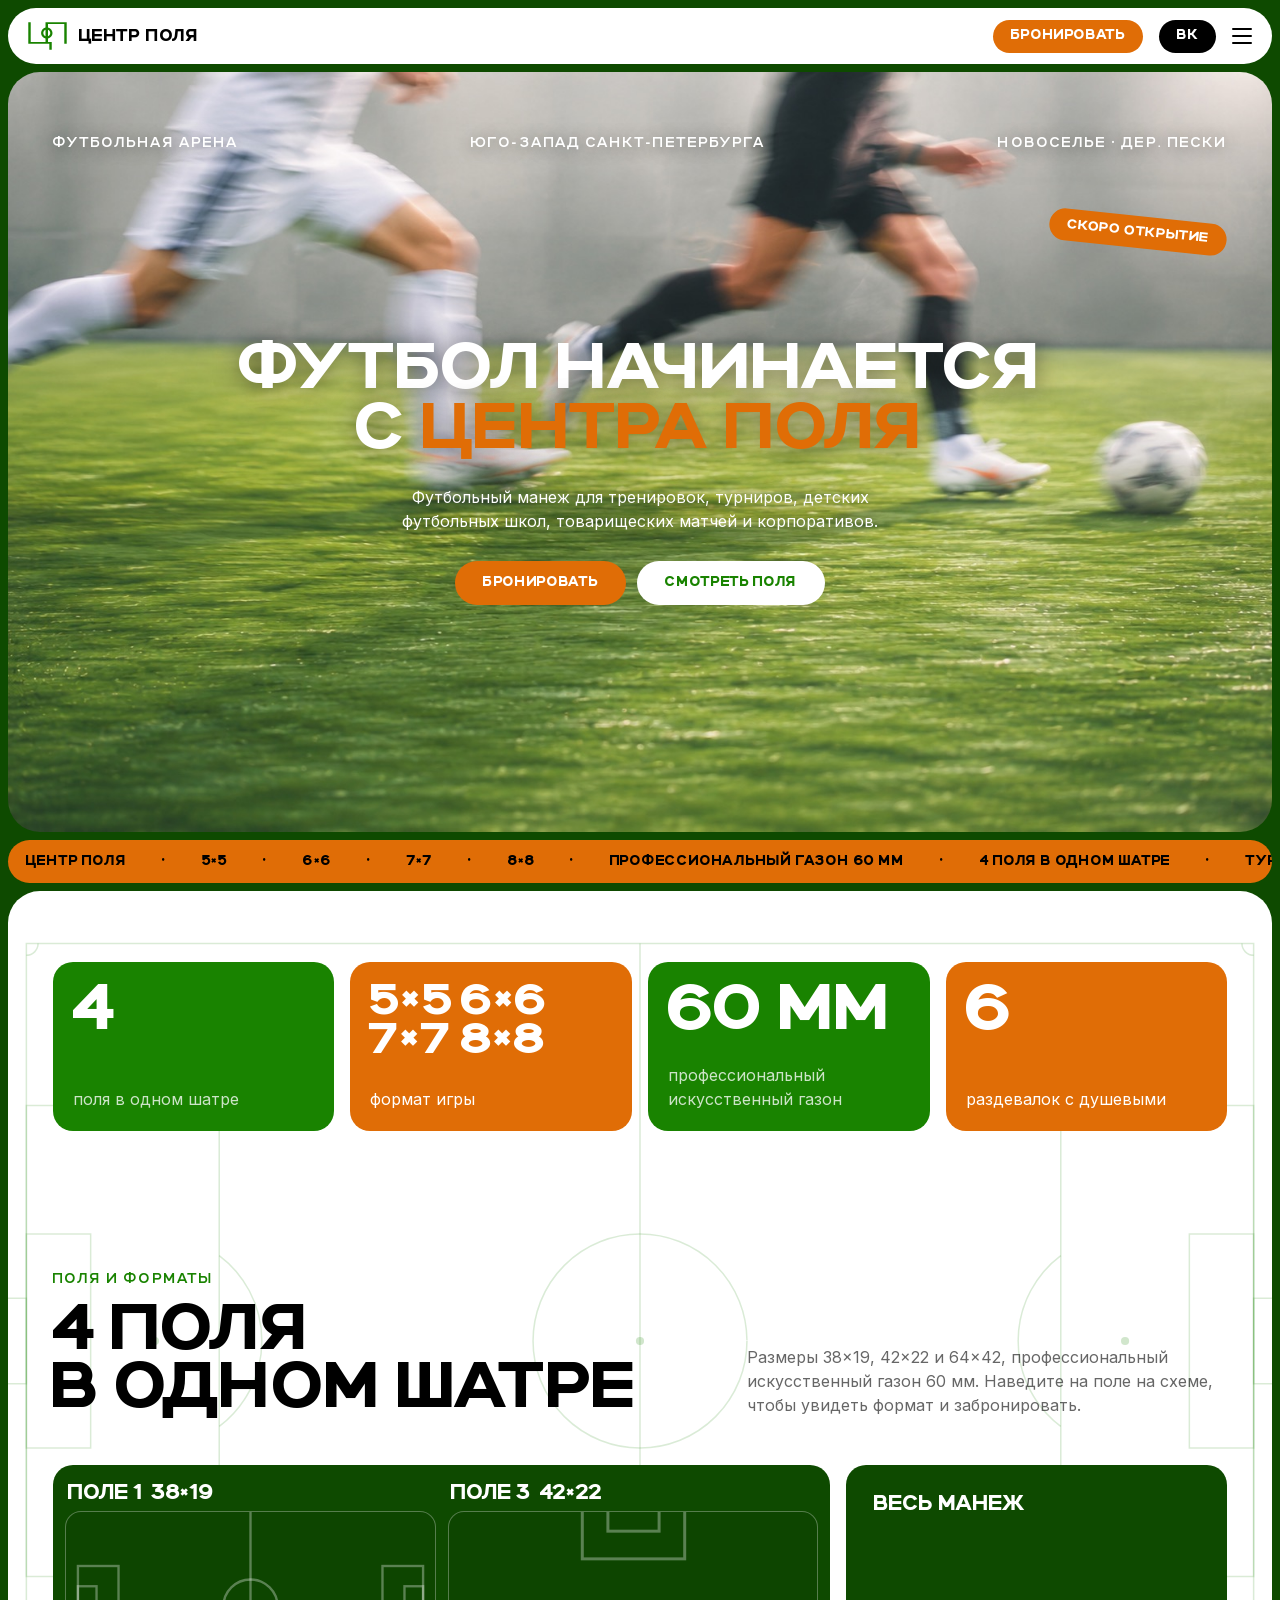
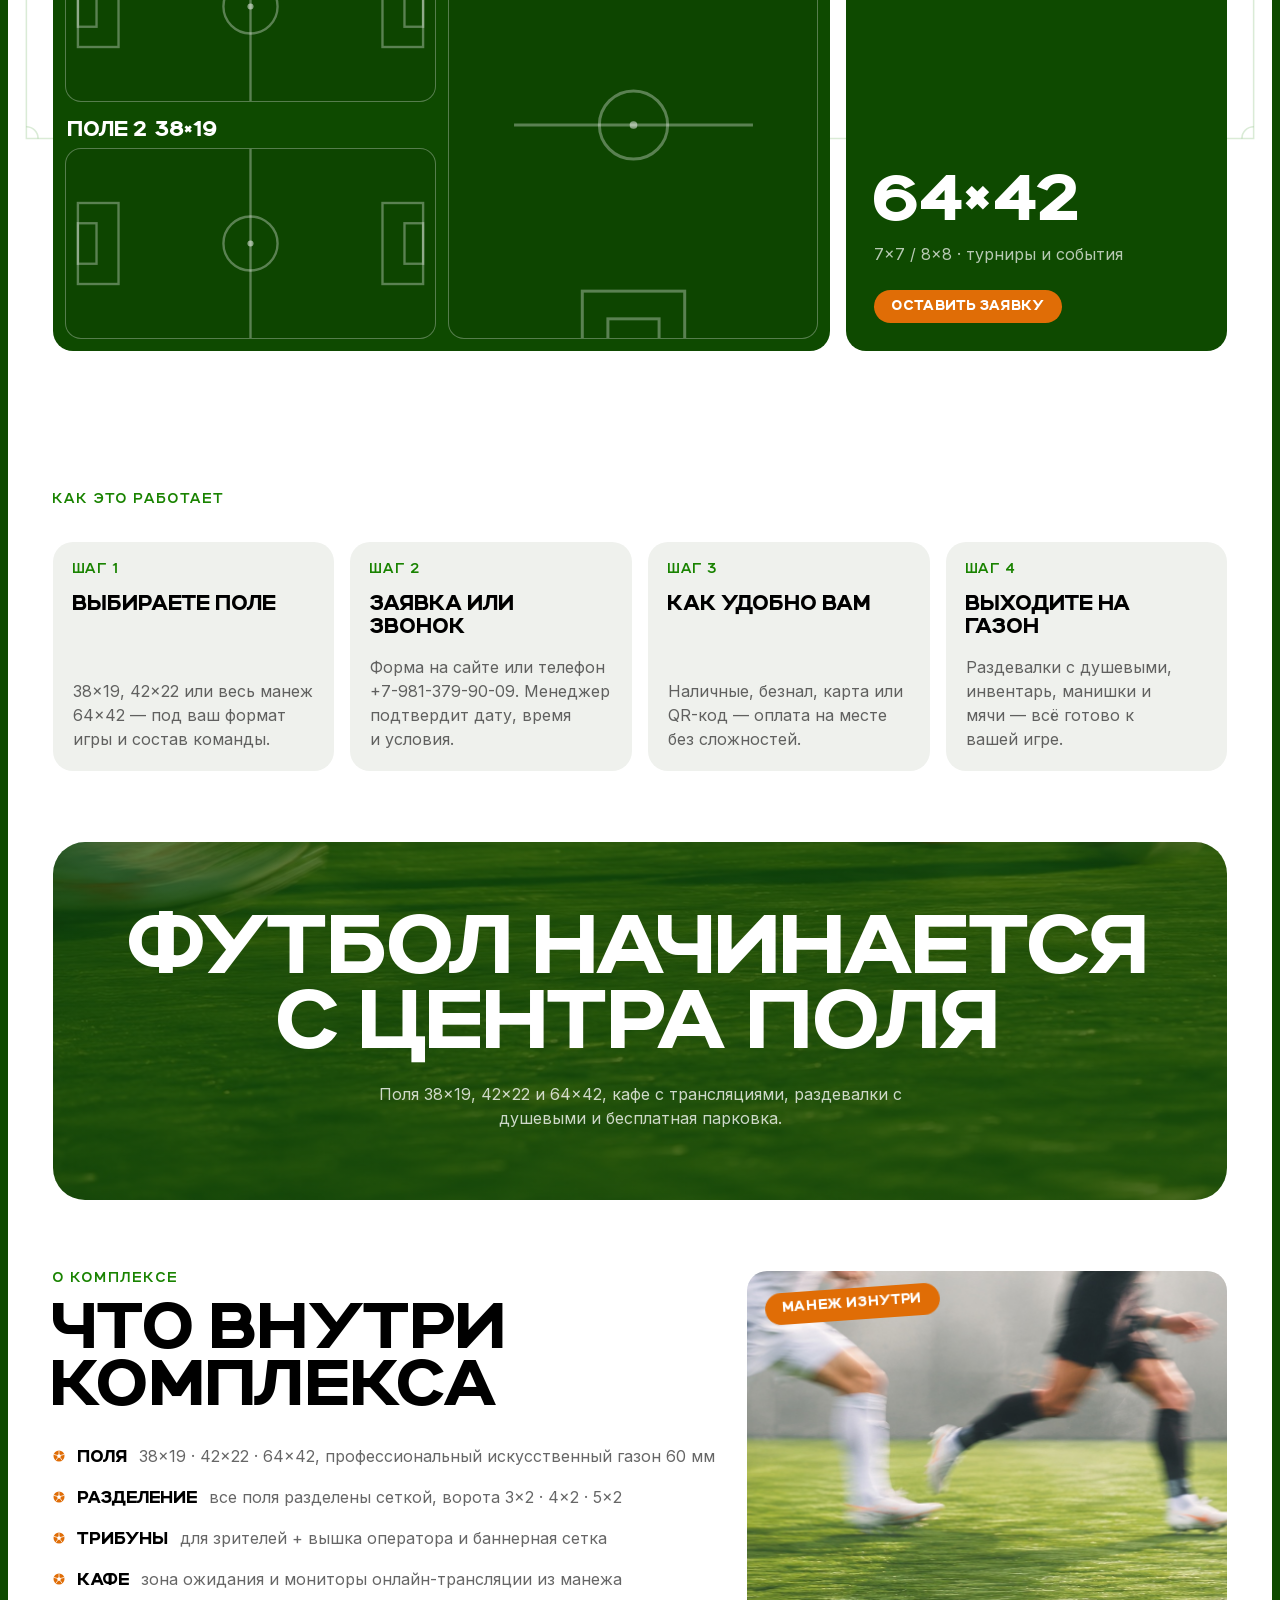
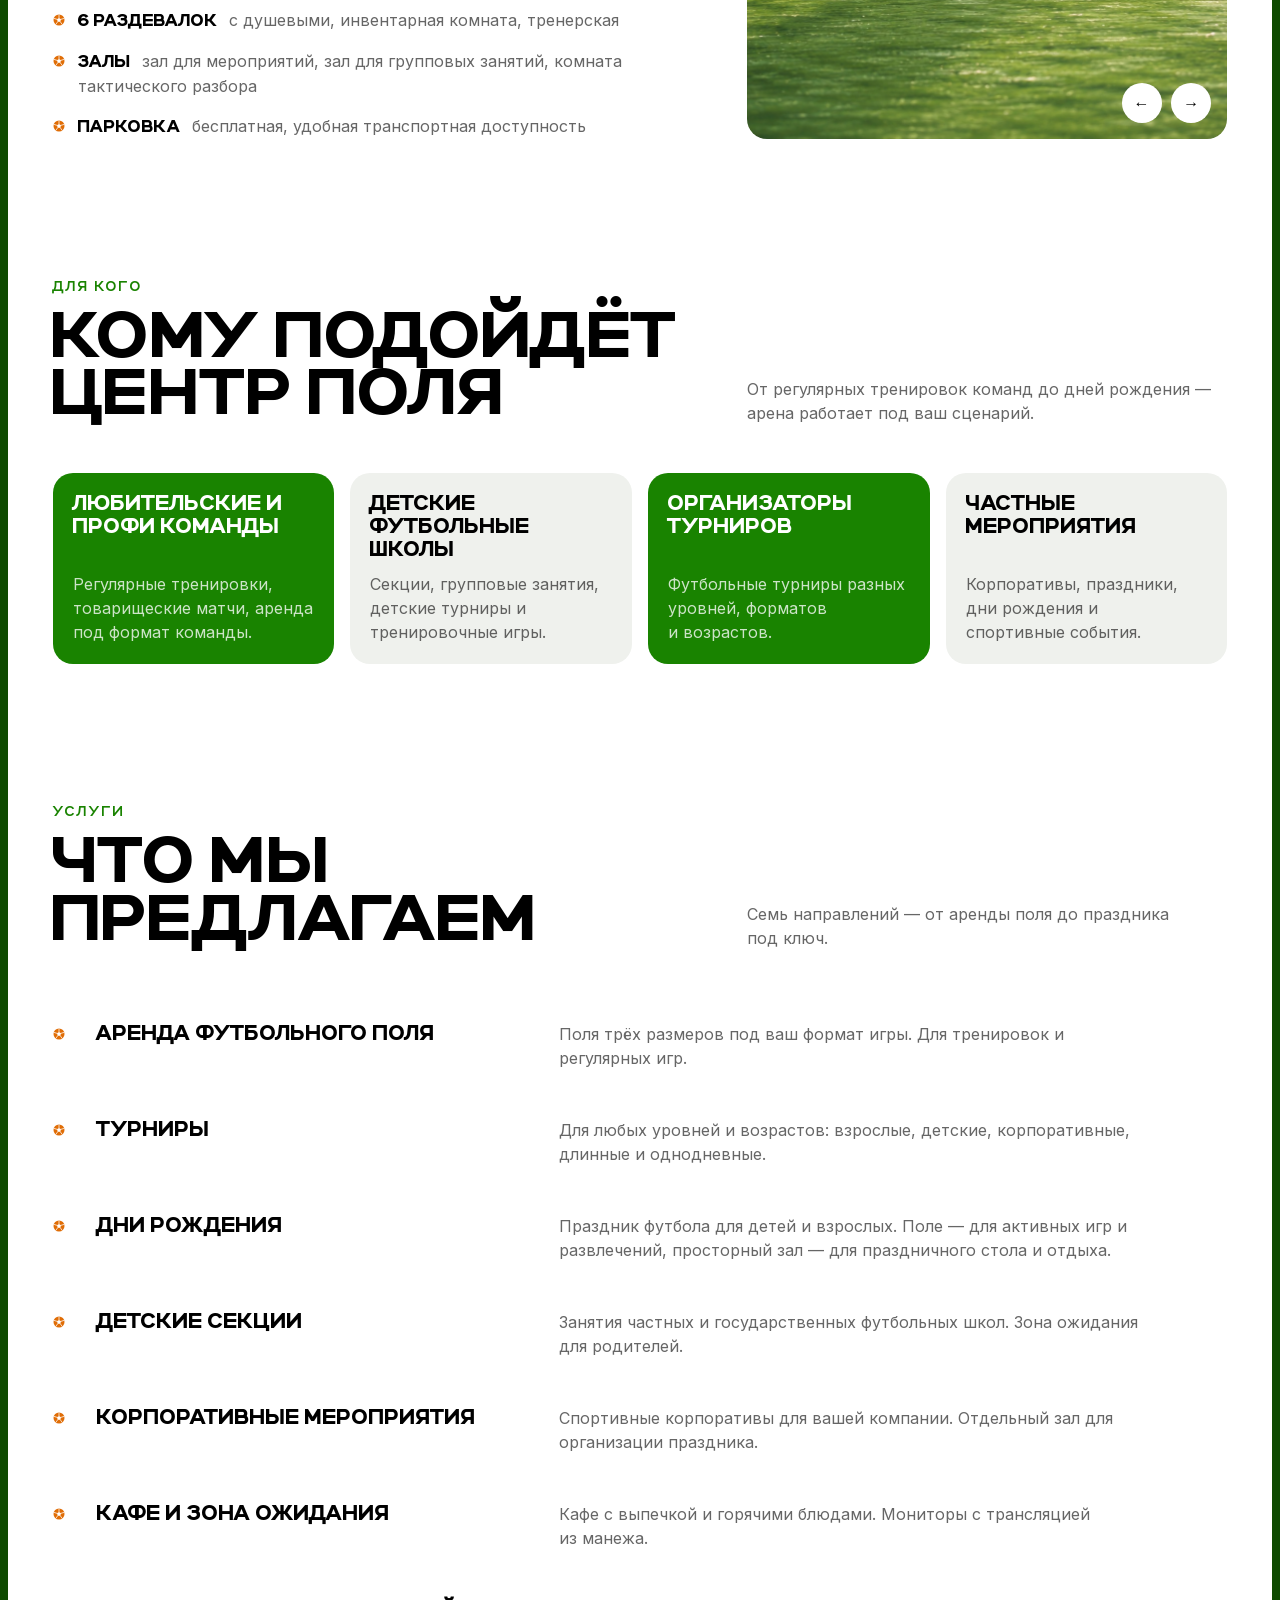
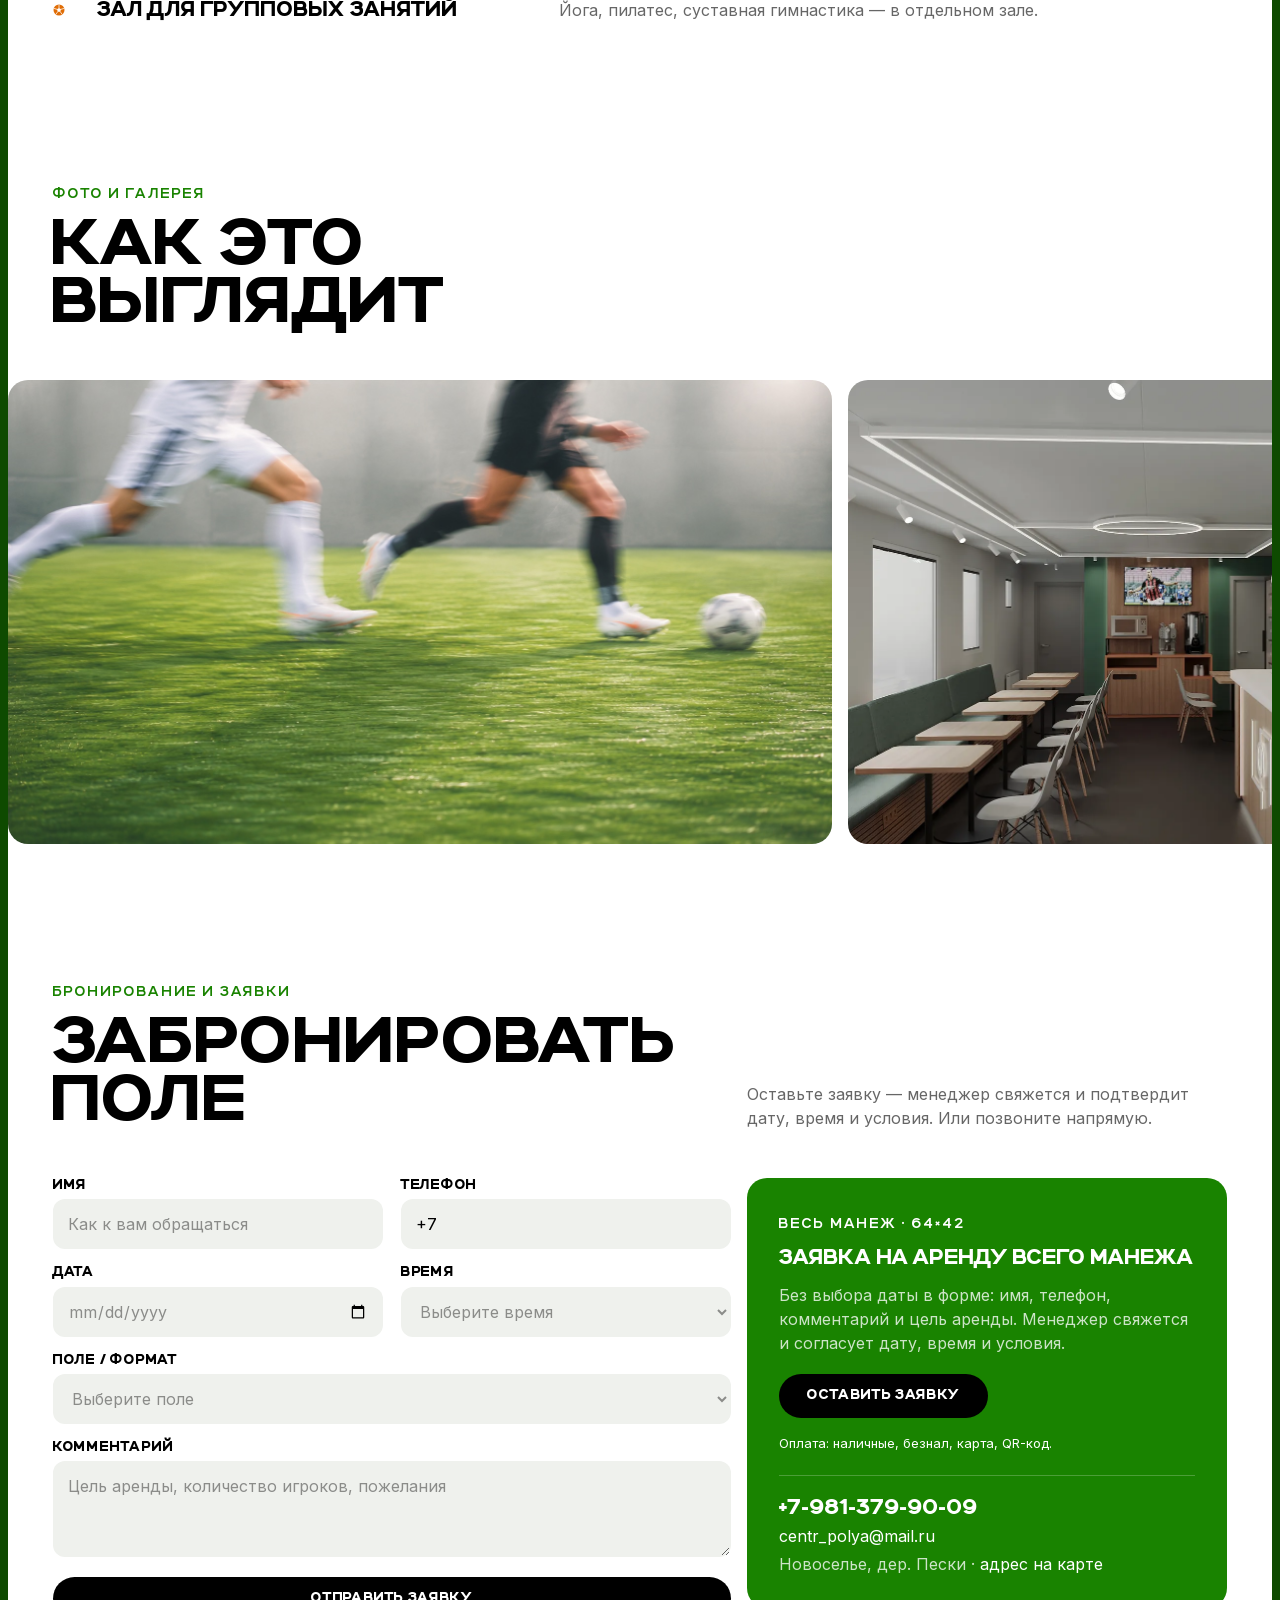
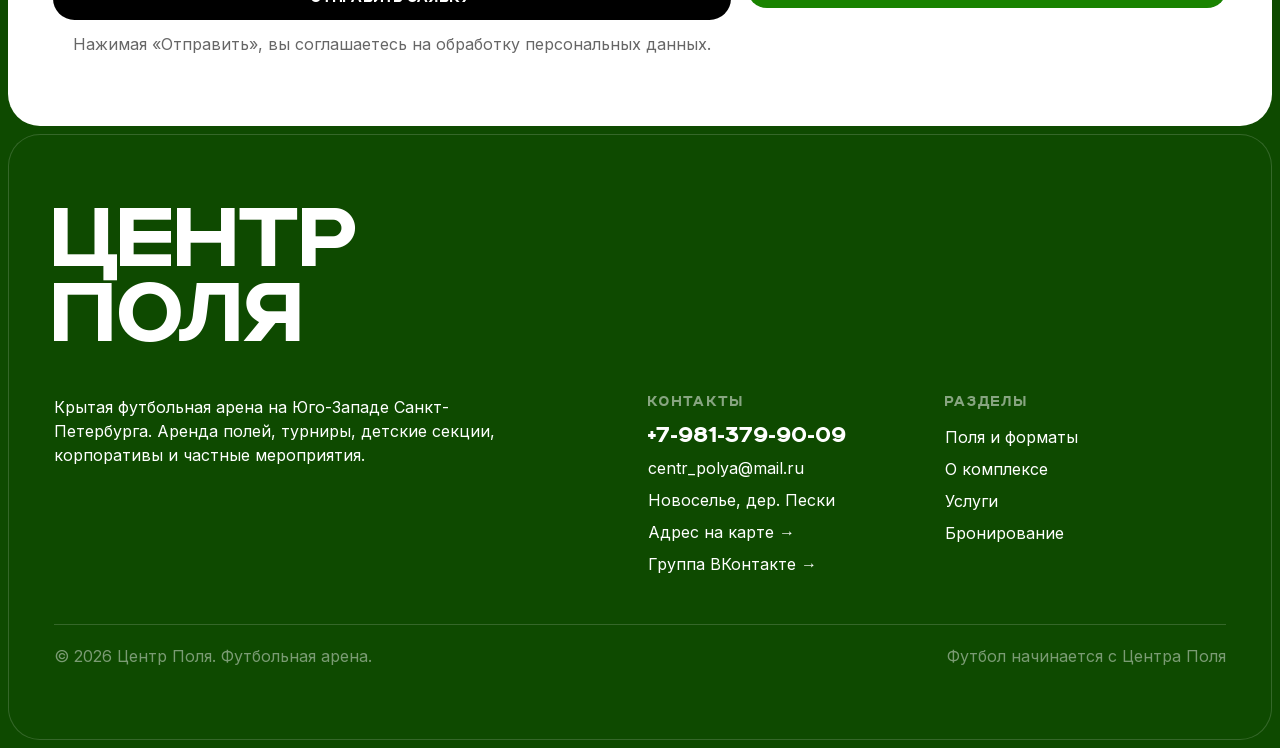
<file: index.html>
<!DOCTYPE html>
<html lang="ru">
<head>
<meta charset="UTF-8">
<meta name="viewport" content="width=device-width, initial-scale=1.0">

<!-- SEO -->
<title>Футбольный манеж «Центр Поля» — аренда полей 5×5–8×8</title>
<meta name="description" content="Крытый футбольный манеж в Новоселье под Санкт-Петербургом. Поля 38×19, 42×22 и 64×42, форматы 5×5–8×8, турниры и секции. Бронь: +7-981-379-90-09">
<link rel="canonical" href="https://centrpolya.ru/">
<meta property="og:type" content="website">
<meta property="og:locale" content="ru_RU">
<meta property="og:title" content="Центр Поля — футбольная арена на Юго-Западе Санкт-Петербурга">
<meta property="og:description" content="4 поля в одном шатре, покрытие 60 мм, форматы 5×5–8×8. Аренда полей, турниры, детские секции, корпоративы.">
<meta property="og:url" content="https://centrpolya.ru/">
<meta property="og:image" content="https://centrpolya.ru/bg-2.jpg">
<meta property="og:image:width" content="1672">
<meta property="og:image:height" content="941">
<meta property="og:image:alt" content="Футбольное поле крытого манежа «Центр Поля»">
<meta property="og:site_name" content="Центр Поля">
<meta name="twitter:card" content="summary_large_image">

<link rel="icon" type="image/svg+xml" href="favicon.svg">
<link rel="icon" type="image/png" sizes="32x32" href="favicon-32.png">
<link rel="apple-touch-icon" href="apple-touch-icon.png">

<link href="fonts/inter.css" rel="stylesheet">

<script type="application/ld+json">
{
  "@context": "https://schema.org",
  "@type": "SportsActivityLocation",
  "name": "Центр Поля",
  "description": "Крытая футбольная арена: 4 поля в одном шатре, форматы 5×5–8×8. Аренда полей, турниры, детские секции, корпоративы.",
  "telephone": "+79813799009",
  "email": "centr_polya@mail.ru",
  "url": "https://centrpolya.ru/",
  "image": "https://centrpolya.ru/bg-2.jpg",
  "address": {
    "@type": "PostalAddress",
    "addressLocality": "Новоселье, дер. Пески",
    "addressRegion": "Ленинградская область",
    "addressCountry": "RU"
  },
  "hasMap": "https://yandex.ru/maps/org/tsentr_polya/234786052100",
  "areaServed": ["Санкт-Петербург", "Ломоносовский район", "Ленинградская область"],
  "paymentAccepted": "Наличные, банковская карта, безналичный расчёт, QR-код",
  "currenciesAccepted": "RUB",
  "sameAs": [
    "https://vk.ru/club238920313",
    "https://yandex.ru/maps/org/tsentr_polya/234786052100"
  ]
}
</script>

<style>
  /* ============ ШРИФТЫ ============ */
  @font-face{font-family:'Gros Ventre';src:url('fonts/Gros-Ventre-Bold.ttf') format('truetype');font-weight:700;font-display:swap;}
  @font-face{font-family:'Gros Ventre';src:url('fonts/Gros-Ventre-Semibold.ttf') format('truetype');font-weight:600;font-display:swap;}

  /* ============ ТОКЕНЫ ============ */
  :root{
    /* палитра гайдлайна */
    --green:#198300;
    --yellow:#E06D06;
    --black:#000000;
    --white:#FFFFFF;
    --grey:#EFF1ED;
    /* производные фирменных */
    --green-deep:#0E4A00;
    --green-deeper:#0A3800;
    --ink-60:rgba(0,0,0,.6);
    --w-78:rgba(255,255,255,.78);
    --w-70:rgba(255,255,255,.7);
    --line-w:rgba(255,255,255,.16);
    --line-k:rgba(0,0,0,.12);

    /* ТИПОГРАФИКА — ровно 5 стилей текста, всё в rem
       1. display — высказывание на всю ширину
       2. h2      — заголовки секций, крупные цифры
       3. h3      — подзаголовки, названия карточек
       4. body    — весь наборный текст (единый кегль)
       5. label   — капслочные метки, кнопки, навигация */
    --fs-display:clamp(2.5rem,6.5vw,5.5rem);
    --fs-h2:clamp(2.25rem,5vw,4rem);
    --fs-h3:1.25rem;
    --fs-body:1rem;
    --fs-label:.8125rem;

    --lh-display:.9;
    --lh-h3:1.15;
    --lh-body:1.5;

    --fh:'Gros Ventre',sans-serif;
    --fb:'Inter',sans-serif;

    --container:80rem;
    --gap:1rem;
    --pad:clamp(1.25rem,3.5vw,3rem);
    --sec:clamp(3rem,5.5vw,5rem);
    --frame:.5rem;
    --r:2rem;
    --r-sm:1.25rem;
    --hair:.0625rem;

    /* маркер списков — оранжевый футбольный мяч */
    --ball:url("data:image/svg+xml,%3Csvg xmlns='http://www.w3.org/2000/svg' viewBox='0 0 24 24'%3E%3Ccircle cx='12' cy='12' r='11' fill='%23E06D06'/%3E%3Cg stroke='%23ffffff' stroke-width='1.5' stroke-linecap='round'%3E%3Cpath d='M12 7.8V2.1'/%3E%3Cpath d='M16 10.7L21.6 8.9'/%3E%3Cpath d='M14.5 15.4L17.9 20.2'/%3E%3Cpath d='M9.5 15.4L6.1 20.2'/%3E%3Cpath d='M8 10.7L2.4 8.9'/%3E%3C/g%3E%3Cpath d='M12 7.8L16 10.7L14.5 15.4H9.5L8 10.7Z' fill='%23ffffff'/%3E%3C/svg%3E");

    /* плавность: единая кривая и длительности */
    --ease:cubic-bezier(.22,.61,.36,1);
    --tr:.32s var(--ease);
    --tr-slow:.55s var(--ease);
  }

  /* ============ БАЗА ============ */
  *{margin:0;padding:0;box-sizing:border-box;}
  html{
    font-size:100%;
    scroll-behavior:smooth;
    scroll-padding-top:5.5rem;
    overflow-x:hidden;
  }
  body{
    font-family:var(--fb);font-size:var(--fs-body);line-height:var(--lh-body);color:var(--black);
    background:var(--green-deep);padding:var(--frame);
    overflow-wrap:break-word;-webkit-font-smoothing:antialiased;
    /* clip, а не hidden: hidden делает body скролл-контейнером и ломает
       position:sticky у шапки. clip так же обрезает по горизонтали, но
       контейнер прокрутки не создаёт. */
    overflow-x:clip;
  }
  img{display:block;max-width:100%;height:auto;}
  a{color:inherit;}

  /* 1. display */
  .display,.shout h2{
    font-family:var(--fh);font-weight:700;text-transform:uppercase;
    font-size:var(--fs-display);line-height:var(--lh-display);letter-spacing:-.02em;
  }
  /* 2. h2 */
  h1,h2,.stat b,.zone-size{
    font-family:var(--fh);font-weight:700;text-transform:uppercase;
    font-size:var(--fs-h2);line-height:var(--lh-display);letter-spacing:-.01em;
  }
  /* 3. h3 */
  h3,.zone-name,.acontact a,.foot-phone{
    font-family:var(--fh);font-weight:700;text-transform:uppercase;
    font-size:var(--fs-h3);line-height:var(--lh-h3);letter-spacing:0;
  }
  /* 4. body — наборный текст. Задан на body, наследуется всем */
  .lead{color:var(--ink-60);max-width:34rem;}
  /* 5. label */
  .meta,.btn,.stk,.bar-nav a,.snum,.fld label,.foot h4,.mrq-in span{
    font-family:var(--fh);font-weight:700;text-transform:uppercase;
    font-size:var(--fs-label);line-height:1.2;letter-spacing:.06em;
  }
  .meta{font-weight:600;letter-spacing:.16em;}
  .snum{font-weight:600;letter-spacing:.12em;}
  .foot h4{letter-spacing:.14em;}

  /* заголовки не рвём по слогам — переносим только по словам */
  h1,h2,h3,.zone-name,.display,.btn,.stk,.meta{
    overflow-wrap:normal;word-break:normal;hyphens:none;
  }

  /* ============ КАРКАС СТРАНИЦЫ ============ */
  .blk{position:relative;}
  .container{max-width:var(--container);margin-inline:auto;padding:var(--sec) var(--pad);}

  main{
    background:var(--white);
    border-radius:var(--r);
    /* clip, а не hidden: иначе main становится контейнером прокрутки
       и фоновая разметка .pbg перестаёт прилипать к экрану */
    overflow:hidden;overflow:clip;
    margin-bottom:var(--frame);
  }
  main .blk{color:var(--black);}
  /* ============ ФОН: РАЗМЕТКА ПОЛЯ ============
     Слой высотой в экран прилипает к верху (sticky) и стоит на месте, пока
     листаются блоки; отрицательный отступ снизу убирает его из потока.
     sticky, а не fixed: fixed проступал бы поверх героя и подвала. */
  .pbg{position:sticky;top:0;height:100vh;margin-bottom:-100vh;pointer-events:none;}
  .pbg svg{position:absolute;inset:0;width:100%;height:100%;display:block;}
  .pbg .ln *{
    fill:none;stroke:var(--green);stroke-opacity:.16;stroke-width:1.3;
    stroke-dasharray:1;stroke-dashoffset:1;animation:pbg-draw 2.4s cubic-bezier(.6,0,.2,1) .3s forwards;
  }
  /* в портретной ориентации рисунок мельче — линии толще, чтобы на экране были те же ~1,5px */
  .pbg-p .ln *{stroke-width:2.6;}
  /* на телефоне поле целиком вписано в экран (а не обрезано по краям) и бледнее:
     линии чаще идут через текст, им нужно быть тише */
  @media (max-width:48rem){
    .pbg .ln *{stroke-opacity:.1;}
    .pbg circle.dt{fill-opacity:.12;}
  }
  .pbg circle.dt{fill:var(--green);fill-opacity:.2;}
  @keyframes pbg-draw{to{stroke-dashoffset:0;}}
  .pbg-p{visibility:hidden;}
  @media (orientation:portrait){.pbg-l{visibility:hidden;}.pbg-p{visibility:visible;}}


  /* ============ КНОПКИ ============ */
  .btn{
    display:inline-flex;align-items:center;justify-content:center;gap:.5rem;
    letter-spacing:.05em;text-decoration:none;
    white-space:nowrap;cursor:pointer;border:none;border-radius:62.5rem;
    padding:.875rem 1.75rem;
    transition:background var(--tr),color var(--tr),filter var(--tr);
  }
  .btn-y{background:var(--yellow);color:var(--white);}
  .btn-y:hover{filter:brightness(1.08);}
  .btn-k{background:var(--black);color:var(--white);}
  .btn-k:hover{background:var(--white);color:var(--green);}
  .btn-w{background:var(--white);color:var(--green);}
  .btn-w:hover{background:var(--grey);}
  .btn-sm{padding:.55rem 1.1rem;}

  /* стикер */
  .stk{
    display:inline-flex;background:var(--yellow);color:var(--white);
    letter-spacing:.05em;
    border-radius:62.5rem;padding:.5rem 1.1rem;transform:rotate(-4deg);
    transition:transform var(--tr),background var(--tr);
  }
  .stk.is-white{background:var(--white);color:var(--black);}

  /* ============ ШАПКА ============ */
  .bar{
    position:sticky;top:var(--frame);z-index:60;
    display:flex;align-items:center;justify-content:flex-start;gap:1rem;
    background:var(--white);color:var(--black);
    border-radius:62.5rem;padding:.5rem .6rem .5rem 1.1rem;
    margin:0 0 var(--frame);
    border:var(--hair) solid transparent;
    transition:box-shadow var(--tr),border-color var(--tr);
  }
  /* над белым main белая пилюля сливается с контентом — в приклеенном
     состоянии отделяем её тенью и тонкой границей */
  .bar.is-stuck{
    box-shadow:0 .5rem 1.5rem rgba(0,0,0,.14);
    border-color:rgba(0,0,0,.08);
  }
  .bar-cta{margin-left:0;}
  .bar-logo{display:flex;align-items:center;gap:.6rem;flex:none;text-decoration:none;}
  .bar-word{
    font-family:var(--fh);font-weight:700;text-transform:uppercase;
    font-size:var(--fs-body);letter-spacing:.03em;line-height:1;
  }
  .logo-mask{
    display:block;height:1.9rem;width:2.65rem;background:var(--green);
    -webkit-mask:url('logo-white.svg') center/contain no-repeat;
    mask:url('logo-white.svg') center/contain no-repeat;
  }
  .bar-nav{display:flex;align-items:center;gap:1.4rem;margin-inline:auto;}
  .bar-nav a{text-decoration:none;transition:color var(--tr);}
  .bar-nav a:hover{color:var(--green);}
  .bar-cta{display:flex;align-items:center;gap:.45rem;}
  /* дубль строки с адресом — виден только внутри бургер-меню */
  .nav-info{display:none;}
  .burger{display:none;width:2.4rem;height:2.4rem;flex-direction:column;gap:.3125rem;align-items:center;justify-content:center;cursor:pointer;}
  .burger span{width:1.25rem;height:.125rem;background:var(--black);border-radius:.125rem;}
  #nt{display:none;}

  /* ============ HERO ============ */
  .hero{
    background:var(--green-deep) url('bg-2.jpg') center/cover no-repeat;
    color:var(--white);
    border-radius:var(--r);
    margin-bottom:var(--frame);
    min-height:calc(100vh - 8.75rem);
    display:flex;flex-direction:column;
  }
  .hero-wrap{
    width:100%;max-width:var(--container);margin-inline:auto;
    padding:clamp(2rem,5vw,4rem) var(--pad) clamp(2.5rem,5vw,4rem);
    flex:1;display:flex;flex-direction:column;position:relative;
  }
  .hero-meta{display:flex;justify-content:space-between;gap:1rem;margin-bottom:1.5rem;}
  .hero-meta .meta{color:var(--white);text-shadow:0 .125rem 1rem rgba(0,0,0,.5);}
  .hero-center{
    flex:1;display:flex;flex-direction:column;justify-content:center;align-items:center;
    text-align:center;padding-block:1.5rem;
  }
  .hero-slogan{line-height:.95;max-width:56rem;}
  .hero-slogan em{font-style:normal;color:var(--yellow);}
  .hero-slogan,.hero-desc{text-shadow:0 .125rem 1.5rem rgba(0,0,0,.5);}
  .hero-center p.hero-desc{color:var(--white);max-width:34rem;margin-top:1.5rem;}
  .hero-btns{display:flex;justify-content:center;gap:.7rem;margin-top:1.75rem;flex-wrap:wrap;}
  .hero-wrap > .stk{position:absolute;right:var(--pad);top:clamp(6rem,12vw,9rem);transform:rotate(6deg);}

  /* ============ БЕГУЩАЯ СТРОКА ============ */
  .blk-mrq{overflow:hidden;padding:0;background:var(--yellow);color:var(--black);border-radius:var(--r);margin-bottom:var(--frame);}
  .mrq-in{display:flex;width:max-content;animation:mrq 28s linear infinite;}
  .mrq-in span{padding:.85rem 1.1rem;white-space:nowrap;color:var(--black);}
  @keyframes mrq{to{transform:translateX(-50%);}}

  /* ============ ЗАГОЛОВОК СЕКЦИИ ============ */
  .shead{
    display:grid;grid-template-columns:repeat(12,1fr);gap:var(--gap);
    align-items:end;margin-bottom:clamp(2rem,4vw,3rem);
  }
  .shead-l{grid-column:span 7;}
  .shead-l .meta{display:block;margin-bottom:.9rem;color:var(--green);}
  .shead-r{grid-column:span 5;display:flex;flex-direction:column;align-items:flex-start;gap:1rem;}
  /* в «Как это работает» осталась только метка — отступ под заголовок здесь лишний */
  #how .shead{margin-bottom:1.25rem;}
  /* кнопка всегда по левому краю своей колонки — в один вертикальный ряд с текстом */

  /* ============ ЦИФРЫ ============ */
  .stats{display:grid;grid-template-columns:repeat(4,1fr);gap:var(--gap);}
  .stat{
    min-width:0;padding:1.25rem;border-radius:var(--r-sm);
    display:flex;flex-direction:column;justify-content:space-between;
  }
  .stat b{align-self:flex-start;}
  /* перечень форматов в одну строку требовал мелкого кегля — раскладываем его
     сеткой 2×2: каждая пара короткая, поэтому кегль остаётся дисплейным */
  .stat.is-list b{
    display:grid;grid-template-columns:repeat(2,max-content);
    column-gap:.5rem;
    /* дисплейный кегль в два столбца не влезает в плашку: при 64px пара
       занимает 122px, а на колонку приходится 116px. Берём шкалу соседних
       цифр и ограничиваем только верх — тогда кегль совпадает с ними
       на всех ширинах, включая планшетные. */
    font-size:min(var(--fs-h2),2.75rem);
  }
  .stat > span{margin-top:auto;padding-top:1.5rem;}
  /* плашки по очереди: зелёная — оранжевая (серые сливались с белым фоном) */
  .stat:nth-child(odd){background:var(--green);}
  .stat:nth-child(odd) b{color:var(--white);}
  .stat:nth-child(odd) > span{color:var(--w-78);}
  .stat:nth-child(even){background:var(--yellow);}
  .stat:nth-child(even) b{color:var(--white);}
  .stat:nth-child(even) > span{color:var(--white);}

  /* ============ ПОЛЯ: интерактивная схема манежа ============ */
  .fields2{display:grid;grid-template-columns:repeat(12,1fr);gap:var(--gap);align-items:stretch;}
  .pitch{
    grid-column:span 8;position:relative;border-radius:var(--r-sm);overflow:hidden;
    background:var(--green-deep);aspect-ratio:16/10;min-height:26rem;
  }
  .zones{position:absolute;inset:.75rem;display:grid;grid-template-columns:1fr 1fr;grid-template-rows:1fr 1fr;gap:.75rem;}
  /* плашка поля: сверху строка «ПОЛЕ 1 38×19», под ней — само поле с разметкой.
     Подпись стоит над контуром, как на схеме заказчика, и не налезает на линии. */
  .zone{
    position:relative;min-width:0;
    color:var(--white);cursor:pointer;
    display:flex;flex-direction:column;text-align:left;
  }
  .zone::before{
    content:"";position:absolute;inset:var(--zh) 0 0 0;
    border:var(--hair) solid rgba(255,255,255,.3);border-radius:1rem;
    background-color:rgba(0,0,0,.06);
    background-repeat:no-repeat;background-position:center;background-size:100% 100%;
    transition:background-color var(--tr),border-color var(--tr);
  }
  /* примерная разметка поля — фоном. Границей поля работает рамка самой плашки,
     поэтому второго контура в рисунке нет: только центр, круг и штрафные. */
  .z1::before,.z2::before{
    background-image:url("data:image/svg+xml,%3Csvg xmlns='http://www.w3.org/2000/svg' viewBox='0 0 100 56' fill='none' stroke='rgba(255,255,255,0.32)' stroke-width='0.7'%3E%3Cpath d='M50 0V56'/%3E%3Ccircle cx='50' cy='28' r='8'/%3E%3Ccircle cx='50' cy='28' r='0.9' fill='rgba(255,255,255,0.5)' stroke='none'/%3E%3Crect x='-1' y='16' width='12' height='24'/%3E%3Crect x='89' y='16' width='12' height='24'/%3E%3Crect x='-1' y='22' width='5.5' height='12'/%3E%3Crect x='95.5' y='22' width='5.5' height='12'/%3E%3C/svg%3E");
  }
  .z3::before{
    background-image:url("data:image/svg+xml,%3Csvg xmlns='http://www.w3.org/2000/svg' viewBox='0 0 56 100' fill='none' stroke='rgba(255,255,255,0.32)' stroke-width='0.7'%3E%3Cpath d='M0 50H56'/%3E%3Ccircle cx='28' cy='50' r='8'/%3E%3Ccircle cx='28' cy='50' r='0.9' fill='rgba(255,255,255,0.5)' stroke='none'/%3E%3Crect x='16' y='-1' width='24' height='12'/%3E%3Crect x='16' y='89' width='24' height='12'/%3E%3Crect x='22' y='-1' width='12' height='5.5'/%3E%3Crect x='22' y='95.5' width='12' height='5.5'/%3E%3C/svg%3E");
  }
  .zone:hover::before,.zone:focus-within::before{background-color:rgba(0,0,0,.34);border-color:rgba(255,255,255,.7);}
  .z1{grid-column:1;grid-row:1;}
  .z2{grid-column:1;grid-row:2;}
  .z3{grid-column:2;grid-row:1 / span 2;}
  .zone-head{display:flex;align-items:baseline;justify-content:space-between;gap:.5rem;}
  .zones{--zh:2.1rem;}
  .zones .zone-head{
    position:relative;height:var(--zh);align-items:center;justify-content:flex-start;gap:.55rem;padding-left:.2rem;
  }
  /* размер в плашке — тем же кеглем, что и название, одной строкой */
  .zones .zone-size{font-size:var(--fs-h3);line-height:var(--lh-h3);}
  .zones .zone-cta{position:relative;margin-top:auto;padding:1.1rem 1.25rem;}
  .zone-size{color:var(--white);}
  .zone-cta{opacity:0;transform:translateY(.5rem);transition:opacity var(--tr),transform var(--tr);}
  .zone:hover .zone-cta,.zone:focus-within .zone-cta{opacity:1;transform:none;}
  .zone-fmt{display:block;color:var(--w-70);margin-bottom:.45rem;}

  /* карточка «весь манеж» */
  .whole{
    grid-column:span 4;min-width:0;
    border-radius:var(--r-sm);background:var(--green-deep);color:var(--white);
    padding:1.75rem;display:flex;flex-direction:column;justify-content:space-between;min-height:26rem;
    text-decoration:none;transition:background var(--tr);
  }
  .whole:hover{background:var(--green-deeper);}
  .whole .zone-size{display:block;margin-top:auto;}
  .whole .zone-fmt{margin:.7rem 0 1.5rem;}
  .whole .btn{align-self:flex-start;}

  /* ============ ШАГИ ============ */
  .scards{display:grid;grid-template-columns:repeat(4,1fr);gap:var(--gap);}
  .scard{
    min-width:0;padding:1.25rem;border-radius:var(--r-sm);background:var(--grey);
    display:flex;flex-direction:column;
  }
  .snum{color:var(--green);}
  .scard h3{margin-top:1rem;}
  /* описание прижато к низу плашки, шаг и заголовок — к верху */
  .scard p{color:var(--ink-60);margin-top:auto;padding-top:1rem;}

  /* ============ ВЫСКАЗЫВАНИЕ ============ */
  main .shout{
    /* трава вместо плоского зелёного: background-size берёт только нижние 40%
       кадра bg.jpg, где чистый газон без игроков. Затемнение — чтобы белый
       текст читался поверх светлой травы. */
    background:linear-gradient(rgba(14,74,0,.68),rgba(14,74,0,.68)),
               url('bg.jpg') center bottom/auto 250%;
    color:var(--white);
    border-radius:var(--r);overflow:hidden;margin-inline:var(--pad);
  }
  .shout .container{text-align:center;}
  .shout h2{color:var(--white);}
  .shout p{color:var(--w-78);max-width:36rem;margin:1.25rem auto 0;}

  /* ============ О КОМПЛЕКСЕ ============ */
  .split{display:grid;grid-template-columns:repeat(12,1fr);gap:1.5rem var(--gap);align-items:stretch;}
  .split-l{grid-column:span 7;}
  .split-l .meta{display:block;margin-bottom:.9rem;color:var(--green);}
  .split-r{grid-column:span 5;display:flex;}
  /* список «что внутри» — без линеек, разделяют только отбивки */
  .flist{display:flex;flex-direction:column;gap:1rem;margin-top:1.75rem;}
  .fitem{
    display:flex;gap:.8rem;align-items:flex-start;
    color:var(--ink-60);
  }
  .fitem::before{
    content:"";flex:none;width:.75rem;height:.75rem;
    background:var(--ball) center/contain no-repeat;margin-top:.375rem;
  }
  .fitem b{
    font-family:var(--fh);font-weight:700;text-transform:uppercase;
    color:var(--black);margin-right:.4rem;
  }

  /* слайдер */
  .slider{
    position:relative;border-radius:var(--r-sm);overflow:hidden;
    flex:1;min-height:24rem;
  }
  .slider img{position:absolute;inset:0;width:100%;height:100%;object-fit:cover;opacity:0;transition:opacity var(--tr-slow);}
  .slider img.on{opacity:1;}
  .slider-nav{position:absolute;right:1rem;bottom:1rem;display:flex;align-items:center;gap:.6rem;z-index:1;}
  .snav{
    width:2.5rem;height:2.5rem;border-radius:50%;border:none;cursor:pointer;
    background:var(--white);color:var(--black);
    font-family:var(--fb);font-size:var(--fs-body);line-height:1;
    display:flex;align-items:center;justify-content:center;
    transition:background var(--tr),transform var(--tr);
  }
  .snav:hover{background:var(--yellow);}
  .slider .stk{position:absolute;top:1.1rem;left:1.1rem;z-index:1;}

  /* ============ ДЛЯ КОГО ============ */
  .who{display:grid;grid-template-columns:repeat(4,1fr);gap:var(--gap);}
  .wcard{
    min-width:0;padding:1.25rem;border-radius:var(--r-sm);
    display:flex;flex-direction:column;
  }
  .wcard p{margin-top:auto;padding-top:.65rem;}
  /* плашки по очереди: зелёная — серая */
  .wcard:nth-child(odd){background:var(--green);color:var(--white);}
  .wcard:nth-child(odd) h3{color:var(--white);}
  .wcard:nth-child(odd) p{color:var(--w-78);}
  .wcard:nth-child(even){background:var(--grey);color:var(--black);}
  .wcard:nth-child(even) h3{color:var(--black);}
  .wcard:nth-child(even) p{color:var(--ink-60);}

  /* ============ УСЛУГИ: список с точками, без линеек ============ */
  .srv{display:block;}
  .srow{
    min-width:0;
    display:grid;grid-template-columns:1.75rem minmax(0,4fr) minmax(0,6fr);
    align-items:baseline;column-gap:var(--gap);
    padding:1.5rem 0;
  }
  .srow::before{
    content:"";width:.75rem;height:.75rem;
    background:var(--ball) center/contain no-repeat;
    align-self:start;margin-top:.375rem;
  }
  .srow h3{padding-right:1rem;transition:color var(--tr);}
  .srow p{color:var(--ink-60);max-width:38rem;}
  .srow:hover h3{color:var(--green);}

  /* ============ ГАЛЕРЕЯ: бегущая лента фото ============ */
  .gmrq{overflow:hidden;padding:0 0 clamp(3rem,5.5vw,5rem);}
  .gmrq-in{display:flex;gap:var(--gap);width:max-content;animation:mrq 35s linear infinite;}
  .gmrq:hover .gmrq-in{animation-play-state:paused;}
  .gitem{
    position:relative;flex:none;height:clamp(19rem,38vw,29rem);
    border-radius:var(--r-sm);overflow:hidden;
    transition:transform var(--tr);
  }
  .gitem:hover{transform:scale(1.02);}
  .gitem img{height:100%;width:auto;max-width:none;object-fit:contain;}
  .gitem .stk{position:absolute;top:1rem;right:1rem;transform:rotate(5deg);}
  .container.is-gal{padding-bottom:0;}

  /* ============ БРОНИРОВАНИЕ ============ */
  .booking{display:grid;grid-template-columns:repeat(12,1fr);gap:var(--gap);}
  .bform{grid-column:span 7;min-width:0;}
  .fgrid{display:grid;grid-template-columns:1fr 1fr;gap:1rem 1.1rem;}
  .fld{display:flex;flex-direction:column;gap:.35rem;}
  .fld.full{grid-column:1/-1;}
  .fld input,.fld select,.fld textarea{
    /* не ниже 1rem: при меньшем кегле iOS зумит страницу при фокусе */
    font-family:var(--fb);font-size:max(1rem,var(--fs-body));line-height:var(--lh-body);color:var(--black);
    background:var(--grey);border:var(--hair) solid transparent;border-radius:.75rem;
    padding:.75rem .9rem;width:100%;
    transition:border-color var(--tr),background var(--tr);
  }
  .fld input:focus,.fld select:focus,.fld textarea:focus{outline:none;border-color:var(--green);}
  .fld textarea{resize:vertical;min-height:6rem;}
  /* дата — системный календарь; на iOS без этого поле ниже соседних и текст по центру */
  .fld input,.fld select{height:3.125rem;}
  .fld input[type="date"]{-webkit-appearance:none;appearance:none;display:block;}
  .fld input[type="date"]::-webkit-date-and-time-value{text-align:left;}
  /* подсказки в пустых полях — одним бледным цветом: и плейсхолдеры,
     и «дд.мм.гггг», и «Выберите…» в списках (класс is-empty ставит скрипт) */
  .fld ::placeholder{color:rgba(0,0,0,.42);opacity:1;}
  .fld .is-empty{color:rgba(0,0,0,.42);}
  .fld select.is-empty option{color:var(--black);}
  .bform .btn{margin-top:1.25rem;width:100%;}
  .fhint{color:var(--ink-60);margin-top:.7rem;text-align:center;}
  .fok{
    display:none;margin-top:1rem;padding:.9rem 1rem;border-radius:.75rem;
    background:var(--white);border:var(--hair) solid var(--green);color:var(--green);font-weight:600;
  }
  .fok.show{display:block;}
  .ferr{
    display:none;margin-top:1rem;padding:.9rem 1rem;border-radius:.75rem;
    background:var(--white);border:var(--hair) solid #C62828;color:#C62828;font-weight:600;
  }
  .ferr a{color:inherit;white-space:nowrap;}
  .ferr.show{display:block;}
  .hp{position:absolute;left:-9999px;width:1px;height:1px;overflow:hidden;}
  .acard{
    grid-column:span 5;min-width:0;align-self:start;
    background:var(--green);color:var(--white);
    border-radius:var(--r-sm);padding:clamp(1.5rem,3vw,2rem);
  }
  .acard .meta,.acard h3{color:var(--white);}
  .acard h3{margin-top:.8rem;}
  .acard p{color:var(--w-78);margin:.8rem 0 1.2rem;}
  .acard p.apay{color:var(--white);font-size:var(--fs-label);margin:1rem 0 0;}
  .acontact{margin-top:1.4rem;padding-top:1.2rem;border-top:var(--hair) solid rgba(255,255,255,.22);}
  .acontact a{color:var(--white);text-decoration:none;}
  .acontact span{display:block;color:var(--w-78);margin-top:.25rem;}
  .acontact span a{font-family:var(--fb);font-weight:400;font-size:inherit;text-transform:none;letter-spacing:0;display:inline;}

  /* ============ ПОДВАЛ ============ */
  .foot{
    background:var(--green-deep);color:var(--white);
    border:var(--hair) solid var(--line-w);border-radius:var(--r);
  }
  .foot-word{color:var(--white);}
  .foot-grid{display:grid;grid-template-columns:repeat(12,1fr);gap:var(--gap);margin-top:2.5rem;}
  .foot-col-tag{grid-column:span 6;}
  .foot-col{grid-column:span 3;}
  .foot h4{color:rgba(255,255,255,.5);margin-bottom:.9rem;}
  .foot a,.foot p{display:block;color:var(--white);text-decoration:none;margin-bottom:.5rem;}
  .foot a{transition:color var(--tr);}
  .foot a:hover{color:var(--yellow);}
  .foot-tag{color:var(--w-70);max-width:28rem;}
  a.foot-phone{color:var(--white);}
  .foot-bottom{
    margin-top:2.5rem;padding-top:1.2rem;border-top:var(--hair) solid var(--line-w);
    display:flex;justify-content:space-between;gap:1rem;flex-wrap:wrap;
    color:rgba(255,255,255,.45);
  }

  /* ============ АДАПТИВ ============ */
  @media (max-width:86rem){
    .bar-nav{
      position:absolute;top:calc(100% + .5rem);left:0;right:0;
      flex-direction:column;align-items:stretch;gap:0;
      background:var(--white);border-radius:1.25rem;padding:.4rem 1.2rem;display:none;
    }
    #nt:checked ~ .bar-nav{display:flex;}
    .bar-book{margin-left:auto;}
    .bar-nav a{padding:.85rem 0;border-bottom:var(--hair) solid rgba(0,0,0,.1);}
    .bar-nav a:last-child{border-bottom:none;}
    .burger{display:flex;}
  }
  @media (max-width:64rem){
    .shead-l,.shead-r{grid-column:span 12;}
    .stats{grid-template-columns:1fr 1fr;}
    .pitch,.whole{grid-column:span 12;}
    .whole{min-height:auto;}
    .scards{grid-template-columns:1fr 1fr;}
    .split-l,.split-r{grid-column:span 12;}
    .who{grid-template-columns:1fr 1fr;}
    .bform,.acard{grid-column:span 12;}
    .foot-col-tag,.foot-col{grid-column:span 12;}
    .srow{grid-template-columns:3rem minmax(0,1fr);row-gap:.4rem;padding:1.25rem 0;}
    .srow p{grid-column:2;}
  }
  @media (max-width:48rem){
    :root{
      --pad:.75rem; --frame:.25rem; --sec:3.5rem; --gap:.75rem;
      --fs-h2:1.75rem; --fs-display:2.5rem; --r:1.25rem; --r-sm:1rem;
      --fs-body:.9375rem;
    }
    .bar{padding:.4rem .5rem .4rem .9rem;}
    /* кнопка ровно по центру шапки — она главный CTA на телефоне.
       До правки её центр был смещён вправо на 60px. Меню здесь абсолютное,
       поэтому в сетке участвуют только знак, кнопка и бургер. */
    .bar{display:grid;grid-template-columns:1fr auto 1fr;}
    .bar-logo{justify-self:start;}
    .btn.bar-book{justify-self:center;margin:0;min-height:2.75rem;padding-inline:1.35rem;}
    .bar-cta{justify-self:end;}
    .bar-cta .btn-vk{display:none;}
    .bar-word{display:none;}
    .logo-mask{height:1.6rem;width:2.25rem;}
    .btn{padding:.7rem 1.25rem;}
    .btn-sm{padding:.5rem 1rem;}
    /* на телефоне строка уехала в бургер — в герое её не дублируем */
    .hero-meta{display:none;}
    .nav-info{
      display:flex;flex-direction:column;gap:.5rem;
      padding:.95rem 0 .35rem;
      border-top:var(--hair) solid rgba(0,0,0,.1);
      color:var(--green);
    }
    .hero-wrap > .stk{position:static;align-self:flex-start;margin-top:1rem;transform:rotate(-3deg);}
    .hero-desc{margin-top:1rem;}
    main .container{padding:3.25rem var(--pad);}
    .stats,.scards,.who{grid-template-columns:1fr;gap:.75rem;}
    .stat,.scard,.wcard{padding:1rem;}
    /* схема полей в столбик */
    .pitch{aspect-ratio:auto;min-height:0;}
    .zones{position:static;inset:auto;grid-template-columns:1fr;grid-template-rows:none;padding:.5rem;gap:.5rem;}
    .z3{grid-column:1;grid-row:auto;}
    .zone{min-height:0;}
    .zones .zone-cta{padding:2.75rem 1rem 1rem;}
    .zone-cta{opacity:1;transform:none;}
    /* на узком экране штрафные и ворота только сорят — оставляем центр */
    .z1::before,.z2::before,.z3::before{
      background-image:url("data:image/svg+xml,%3Csvg xmlns='http://www.w3.org/2000/svg' viewBox='0 0 100 56' fill='none' stroke='rgba(255,255,255,0.32)' stroke-width='0.7'%3E%3Cpath d='M50 0V56'/%3E%3Ccircle cx='50' cy='28' r='8'/%3E%3Ccircle cx='50' cy='28' r='0.9' fill='rgba(255,255,255,0.5)' stroke='none'/%3E%3C/svg%3E");
    }
    /* фото на мобилке снова по пропорции — тянуться не за кем */
    .slider{aspect-ratio:4/3.4;min-height:0;}
    .whole{padding:1.1rem;}
    .srow{grid-template-columns:2.25rem minmax(0,1fr);padding:1.1rem 0;}
    .srow h3{padding-right:0;}
    .gmrq{padding:0 0 2.25rem;}
    .gitem{height:clamp(16rem,68vw,24rem);}
    .fgrid{grid-template-columns:1fr;}
    .flist{margin-top:1.25rem;}
    .booking{gap:1.5rem;}
    .acard{padding:1.1rem;}
  }

  /* доступность: уважаем системную настройку «меньше движения» */
  @media (prefers-reduced-motion:reduce){
    html{scroll-behavior:auto;}
    *,*::before,*::after{
      animation-duration:.01ms!important;animation-iteration-count:1!important;
      transition-duration:.01ms!important;
    }
  }
</style>
</head>
<body id="top">

  <div class="bar">
      <a class="bar-logo" href="#top" aria-label="Центр Поля — на главную"><span class="logo-mask" role="img" aria-label="Логотип Центр Поля"></span><span class="bar-word">Центр Поля</span></a>
      <input type="checkbox" id="nt" aria-label="Открыть меню">
      <nav class="bar-nav" aria-label="Основное меню">
        <a href="#fields">Поля</a>
        <a href="#about">О комплексе</a>
        <a href="#services">Услуги</a>
        <a href="#gallery">Галерея</a>
        <a href="#booking">Контакты</a>
        <span class="nav-info">
          <span class="meta">Футбольная арена</span>
          <span class="meta">Юго-Запад Санкт-Петербурга</span>
          <span class="meta">Новоселье · дер. Пески</span>
        </span>
      </nav>
      <a class="btn btn-y btn-sm bar-book" href="#booking">Бронировать</a>
      <div class="bar-cta">
        <a class="btn btn-k btn-sm btn-vk" href="https://vk.ru/club238920313" target="_blank" rel="noopener">ВК</a>
        <label class="burger" for="nt" aria-hidden="true"><span></span><span></span><span></span></label>
      </div>
    </div>

  <!-- ============ HERO ============ -->
  <header class="hero">
        <div class="hero-wrap">
      <div class="hero-meta">
        <span class="meta">Футбольная арена</span>
        <span class="meta">Юго-Запад Санкт-Петербурга</span>
        <span class="meta">Новоселье · дер. Пески</span>
      </div>

      <span class="stk">Скоро открытие</span>

      <div class="hero-center">
        <h1 class="hero-slogan">Футбол начинается<br>с&nbsp;<em>Центра Поля</em></h1>
        <p class="hero-desc">Футбольный манеж для тренировок, турниров, детских футбольных школ, товарищеских матчей и корпоративов.</p>
        <div class="hero-btns">
          <a class="btn btn-y" href="#booking">Бронировать</a>
          <a class="btn btn-w" href="#fields">Смотреть поля</a>
        </div>
      </div>
    </div>
  </header>

  <!-- ============ БЕГУЩАЯ СТРОКА ============ -->
  <div class="blk-mrq" aria-hidden="true">
    <div class="mrq-in" id="mrq"></div>
  </div>

  <main>
    <!-- фоновая разметка поля: прилипает к экрану, пока листается белая часть страницы -->
    <div class="pbg" aria-hidden="true"><svg class="pbg-l" viewBox="-45 -45 1140 770" preserveAspectRatio="xMidYMid slice"><g class="ln"><rect x="0" y="0" width="1050" height="680" pathLength="1"/><path d="M525.0 0V680" pathLength="1"/><circle cx="525.0" cy="340.0" r="91.5" pathLength="1"/><rect x="0.0" y="138.5" width="165.0" height="403.0" pathLength="1"/><rect x="0.0" y="248.5" width="55.0" height="183.0" pathLength="1"/><rect x="-18.0" y="303.4" width="18.0" height="73.2" pathLength="1"/><path d="M165.0 266.9A91.5 91.5 0 0 1 165.0 413.1" pathLength="1"/><rect x="885.0" y="138.5" width="165.0" height="403.0" pathLength="1"/><rect x="995.0" y="248.5" width="55.0" height="183.0" pathLength="1"/><rect x="1050.0" y="303.4" width="18.0" height="73.2" pathLength="1"/><path d="M885.0 266.9A91.5 91.5 0 0 0 885.0 413.1" pathLength="1"/><path d="M10 0A10 10 0 0 1 0 10" pathLength="1"/><path d="M1040 0A10 10 0 0 0 1050 10" pathLength="1"/><path d="M0 670A10 10 0 0 1 10 680" pathLength="1"/><path d="M1050 670A10 10 0 0 0 1040 680" pathLength="1"/></g><g><circle class="dt" cx="525.0" cy="340.0" r="3.5"/><circle class="dt" cx="110" cy="340.0" r="3.5"/><circle class="dt" cx="940" cy="340.0" r="3.5"/></g></svg><svg class="pbg-p" viewBox="-45 -45 770 1140" preserveAspectRatio="xMidYMid meet"><g transform="translate(680 0) rotate(90)"><g class="ln"><rect x="0" y="0" width="1050" height="680" pathLength="1"/><path d="M525.0 0V680" pathLength="1"/><circle cx="525.0" cy="340.0" r="91.5" pathLength="1"/><rect x="0.0" y="138.5" width="165.0" height="403.0" pathLength="1"/><rect x="0.0" y="248.5" width="55.0" height="183.0" pathLength="1"/><rect x="-18.0" y="303.4" width="18.0" height="73.2" pathLength="1"/><path d="M165.0 266.9A91.5 91.5 0 0 1 165.0 413.1" pathLength="1"/><rect x="885.0" y="138.5" width="165.0" height="403.0" pathLength="1"/><rect x="995.0" y="248.5" width="55.0" height="183.0" pathLength="1"/><rect x="1050.0" y="303.4" width="18.0" height="73.2" pathLength="1"/><path d="M885.0 266.9A91.5 91.5 0 0 0 885.0 413.1" pathLength="1"/><path d="M10 0A10 10 0 0 1 0 10" pathLength="1"/><path d="M1040 0A10 10 0 0 0 1050 10" pathLength="1"/><path d="M0 670A10 10 0 0 1 10 680" pathLength="1"/><path d="M1050 670A10 10 0 0 0 1040 680" pathLength="1"/></g><g><circle class="dt" cx="525.0" cy="340.0" r="3.5"/><circle class="dt" cx="110" cy="340.0" r="3.5"/><circle class="dt" cx="940" cy="340.0" r="3.5"/></g></g></svg></div>

    <!-- ============ ЦИФРЫ ============ -->
    <section class="blk" aria-label="Ключевые цифры">
      <div class="container">
        <div class="stats">
          <div class="stat"><b>4</b><span>поля в одном шатре</span></div>
          <div class="stat is-list"><b><span>5×5</span><span>6×6</span><span>7×7</span><span>8×8</span></b><span>формат игры</span></div>
          <div class="stat"><b>60 мм</b><span>профессиональный искусственный газон</span></div>
          <div class="stat"><b>6</b><span>раздевалок с душевыми</span></div>
        </div>
      </div>
    </section>

    <!-- ============ ПОЛЯ ============ -->
    <section id="fields" class="blk">
      <div class="container">
        <div class="shead">
          <div class="shead-l">
            <span class="meta">Поля и форматы</span>
            <h2>4 поля<br>в одном шатре</h2>
          </div>
          <div class="shead-r">
            <p class="lead">Размеры 38×19, 42×22 и 64×42, профессиональный искусственный газон 60 мм. Наведите на поле на схеме, чтобы увидеть формат и забронировать.</p>
          </div>
        </div>

        <div class="fields2">
          <!-- схема манежа: наведи на поле -->
          <div class="pitch">
            <div class="zones">
              <div class="zone z1" tabindex="0">
                <div class="zone-head"><span class="zone-name">Поле 1</span><span class="zone-size">38×19</span></div>
                <div class="zone-cta">
                  <span class="zone-fmt">5×5 / 6×6</span>
                  <a class="btn btn-y btn-sm" href="#booking" data-book="Поле 1 — 38×19 (5×5 / 6×6)">Выбрать</a>
                </div>
              </div>
              <div class="zone z2" tabindex="0">
                <div class="zone-head"><span class="zone-name">Поле 2</span><span class="zone-size">38×19</span></div>
                <div class="zone-cta">
                  <span class="zone-fmt">5×5 / 6×6</span>
                  <a class="btn btn-y btn-sm" href="#booking" data-book="Поле 2 — 38×19 (5×5 / 6×6)">Выбрать</a>
                </div>
              </div>
              <div class="zone z3" tabindex="0">
                <div class="zone-head"><span class="zone-name">Поле 3</span><span class="zone-size">42×22</span></div>
                <div class="zone-cta">
                  <span class="zone-fmt">6×6 / 7×7</span>
                  <a class="btn btn-y btn-sm" href="#booking" data-book="Поле 3 — 42×22 (6×6 / 7×7)">Выбрать</a>
                </div>
              </div>
            </div>
          </div>
          <!-- весь манеж -->
          <a class="whole" href="#booking" data-book="Весь манеж — 64×42 (7×7 / 8×8)">
            <div class="zone-head"><span class="zone-name">Весь манеж</span></div>
            <div>
              <span class="zone-size">64×42</span>
              <span class="zone-fmt">7×7 / 8×8 · турниры и события</span>
              <span class="btn btn-y btn-sm">Оставить заявку</span>
            </div>
          </a>
        </div>
      </div>
    </section>

    <!-- ============ КАК ЗАБРОНИРОВАТЬ ============ -->
    <section id="how" class="blk" aria-label="Как забронировать">
      <div class="container">
        <div class="shead">
          <div class="shead-l">
            <span class="meta">Как это работает</span>
          </div>
        </div>
        <div class="scards">
          <div class="scard">
            <span class="snum">Шаг 1</span>
            <h3>Выбираете поле</h3>
            <p>38×19, 42×22 или весь манеж 64×42 — под ваш формат игры и состав команды.</p>
          </div>
          <div class="scard">
            <span class="snum">Шаг 2</span>
            <h3>Заявка или звонок</h3>
            <p>Форма на сайте или телефон +7-981-379-90-09. Менеджер подтвердит дату, время и условия.</p>
          </div>
          <div class="scard">
            <span class="snum">Шаг 3</span>
            <h3>Как удобно вам</h3>
            <p>Наличные, безнал, карта или QR-код — оплата на месте без сложностей.</p>
          </div>
          <div class="scard">
            <span class="snum">Шаг 4</span>
            <h3>Выходите на газон</h3>
            <p>Раздевалки с душевыми, инвентарь, манишки и мячи — всё готово к вашей игре.</p>
          </div>
        </div>
      </div>
    </section>

    <!-- ============ ВЫСКАЗЫВАНИЕ ============ -->
    <section class="blk shout">
      <div class="container">
        <h2>Футбол начинается<br>с Центра Поля</h2>
        <p>Поля 38×19, 42×22 и 64×42, кафе с трансляциями, раздевалки с душевыми и бесплатная парковка.</p>
      </div>
    </section>

    <!-- ============ О КОМПЛЕКСЕ ============ -->
    <section id="about" class="blk">
      <div class="container">
        <div class="split">
          <div class="split-l">
            <span class="meta">О комплексе</span>
            <h2>Что внутри<br>комплекса</h2>
            <div class="flist">
              <p class="fitem"><span><b>Поля</b> 38×19 · 42×22 · 64×42, профессиональный искусственный газон 60 мм</span></p>
              <p class="fitem"><span><b>Разделение</b> все поля разделены сеткой, ворота 3×2 · 4×2 · 5×2</span></p>
              <p class="fitem"><span><b>Трибуны</b> для зрителей + вышка оператора и баннерная сетка</span></p>
              <p class="fitem"><span><b>Кафе</b> зона ожидания и мониторы онлайн-трансляции из манежа</span></p>
              <p class="fitem"><span><b>6 раздевалок</b> с душевыми, инвентарная комната, тренерская</span></p>
              <p class="fitem"><span><b>Залы</b> зал для мероприятий, зал для групповых занятий, комната тактического разбора</span></p>
              <p class="fitem"><span><b>Парковка</b> бесплатная, удобная транспортная доступность</span></p>
            </div>
          </div>
          <div class="split-r">
            <div class="slider" id="slider">
              <span class="stk">Манеж изнутри</span>
              <img src="bg-2.jpg" class="on" alt="Игроки на поле крытого футбольного манежа «Центр Поля»" loading="lazy" decoding="async">
              <img src="bg.jpg" alt="Игровой момент на футбольном поле с мячом" loading="lazy">
              <div class="slider-nav">
                <button class="snav" type="button" data-dir="-1" aria-label="Предыдущее фото">←</button>
                <button class="snav" type="button" data-dir="1" aria-label="Следующее фото">→</button>
              </div>
            </div>
          </div>
        </div>
      </div>
    </section>

    <!-- ============ ДЛЯ КОГО ============ -->
    <section id="audience" class="blk">
      <div class="container">
        <div class="shead">
          <div class="shead-l">
            <span class="meta">Для кого</span>
            <h2>Кому подойдёт<br>Центр Поля</h2>
          </div>
          <div class="shead-r">
            <p class="lead">От регулярных тренировок команд до дней рождения — арена работает под ваш сценарий.</p>
          </div>
        </div>
        <div class="who">
          <div class="wcard">
            <h3>Любительские и профи команды</h3>
            <p>Регулярные тренировки, товарищеские матчи, аренда под формат команды.</p>
          </div>
          <div class="wcard">
            <h3>Детские футбольные школы</h3>
            <p>Секции, групповые занятия, детские турниры и тренировочные игры.</p>
          </div>
          <div class="wcard">
            <h3>Организаторы турниров</h3>
            <p>Футбольные турниры разных уровней, форматов и возрастов.</p>
          </div>
          <div class="wcard">
            <h3>Частные мероприятия</h3>
            <p>Корпоративы, праздники, дни рождения и спортивные события.</p>
          </div>
        </div>
      </div>
    </section>

    <!-- ============ УСЛУГИ ============ -->
    <section id="services" class="blk">
      <div class="container">
        <div class="shead">
          <div class="shead-l">
            <span class="meta">Услуги</span>
            <h2>Что мы<br>предлагаем</h2>
          </div>
          <div class="shead-r">
            <p class="lead">Семь направлений — от аренды поля до праздника под ключ.</p>
          </div>
        </div>
        <div class="srv">
          <div class="srow">
            <h3>Аренда футбольного поля</h3>
            <p>Поля трёх размеров под ваш формат игры. Для тренировок и регулярных игр.</p>
          </div>
          <div class="srow">
            <h3>Турниры</h3>
            <p>Для любых уровней и возрастов: взрослые, детские, корпоративные, длинные и однодневные.</p>
          </div>
          <div class="srow">
            <h3>Дни рождения</h3>
            <p>Праздник футбола для детей и взрослых. Поле — для активных игр и развлечений, просторный зал — для праздничного стола и отдыха.</p>
          </div>
          <div class="srow">
            <h3>Детские секции</h3>
            <p>Занятия частных и государственных футбольных школ. Зона ожидания для родителей.</p>
          </div>
          <div class="srow">
            <h3>Корпоративные мероприятия</h3>
            <p>Спортивные корпоративы для вашей компании. Отдельный зал для организации праздника.</p>
          </div>
          <div class="srow">
            <h3>Кафе и зона ожидания</h3>
            <p>Кафе с выпечкой и горячими блюдами. Мониторы с трансляцией из манежа.</p>
          </div>
          <div class="srow">
            <h3>Зал для групповых занятий</h3>
            <p>Йога, пилатес, суставная гимнастика — в отдельном зале.</p>
          </div>
        </div>
      </div>
    </section>

    <!-- ============ ГАЛЕРЕЯ ============ -->
    <section id="gallery" class="blk">
      <div class="container is-gal">
        <div class="shead">
          <div class="shead-l">
            <span class="meta">Фото и галерея</span>
            <h2>Как это<br>выглядит</h2>
          </div>
        </div>
      </div>
      <div class="gmrq">
        <div class="gmrq-in">
          <div class="gitem">
            <img src="bg-2.jpg" width="1672" height="941" alt="Игроки на футбольном поле" loading="lazy" decoding="async">
          </div>
          <div class="gitem">
            <img src="img/cafe-1.webp" width="1400" height="933" alt="Кафе и зона ожидания: стойка, столики вдоль окон" loading="lazy" decoding="async">
            <span class="stk is-white">Кафе</span>
          </div>
          <div class="gitem">
            <img src="img/fields-scheme.webp" width="1280" height="900" alt="Схема полей: поле 1 и поле 2 — 38×19, поле 3 — 42×22" loading="lazy" decoding="async">
          </div>
          <div class="gitem">
            <img src="img/cafe-3.webp" width="1400" height="933" alt="Кафе: стойка, витрина с напитками и лестница с трофеями" loading="lazy" decoding="async">
          </div>
          <div class="gitem">
            <img src="bg.jpg" width="1682" height="935" alt="Игровой момент на футбольном поле" loading="lazy" decoding="async">
          </div>
          <div class="gitem">
            <img src="img/cafe-2.webp" width="1400" height="933" alt="Кафе: диван, полка с кубками и медалями, холодильник с напитками" loading="lazy" decoding="async">
          </div>
          <div class="gitem">
            <img src="img/cafe-4.webp" width="1400" height="933" alt="Стойка администратора с логотипом «Центр Поля»" loading="lazy" decoding="async">
          </div>
          <!-- дубль ленты для бесшовной прокрутки -->
          <div class="gitem" aria-hidden="true">
            <img src="bg-2.jpg" width="1672" height="941" alt="" loading="lazy" decoding="async">
          </div>
          <div class="gitem" aria-hidden="true">
            <img src="img/cafe-1.webp" width="1400" height="933" alt="" loading="lazy" decoding="async">
            <span class="stk is-white">Кафе</span>
          </div>
          <div class="gitem" aria-hidden="true">
            <img src="img/fields-scheme.webp" width="1280" height="900" alt="" loading="lazy" decoding="async">
          </div>
          <div class="gitem" aria-hidden="true">
            <img src="img/cafe-3.webp" width="1400" height="933" alt="" loading="lazy" decoding="async">
          </div>
          <div class="gitem" aria-hidden="true">
            <img src="bg.jpg" width="1682" height="935" alt="" loading="lazy" decoding="async">
          </div>
          <div class="gitem" aria-hidden="true">
            <img src="img/cafe-2.webp" width="1400" height="933" alt="" loading="lazy" decoding="async">
          </div>
          <div class="gitem" aria-hidden="true">
            <img src="img/cafe-4.webp" width="1400" height="933" alt="" loading="lazy" decoding="async">
          </div>
        </div>
      </div>
    </section>

    <!-- ============ БРОНИРОВАНИЕ ============ -->
    <section id="booking" class="blk">
      <div class="container">
        <div class="shead">
          <div class="shead-l">
            <span class="meta">Бронирование и заявки</span>
            <h2>Забронировать<br>поле</h2>
          </div>
          <div class="shead-r">
            <p class="lead">Оставьте заявку — менеджер свяжется и подтвердит дату, время и условия. Или позвоните напрямую.</p>
          </div>
        </div>

        <div class="booking">
          <div class="bform">
            <form id="bf" action="send.php" method="post" novalidate>
              <!-- ловушка для спам-ботов: люди это поле не видят и не заполняют -->
              <div class="hp" aria-hidden="true"><label for="f-web">Сайт</label><input id="f-web" name="website" type="text" tabindex="-1" autocomplete="off"></div>
              <div class="fgrid">
                <div class="fld"><label for="f-name">Имя</label><input id="f-name" name="name" type="text" placeholder="Как к вам обращаться" autocomplete="name" required></div>
                <div class="fld"><label for="f-phone">Телефон</label><input id="f-phone" name="phone" type="tel" inputmode="tel" value="+7 " placeholder="+7 (___) ___-__-__" autocomplete="tel" required></div>
                <div class="fld"><label for="f-date">Дата</label><input id="f-date" name="date" type="date"></div>
                <div class="fld"><label for="f-time">Время</label><select id="f-time" name="time"><option value="">Выберите время</option><option>08:00</option><option>08:30</option><option>09:00</option><option>09:30</option><option>10:00</option><option>10:30</option><option>11:00</option><option>11:30</option><option>12:00</option><option>12:30</option><option>13:00</option><option>13:30</option><option>14:00</option><option>14:30</option><option>15:00</option><option>15:30</option><option>16:00</option><option>16:30</option><option>17:00</option><option>17:30</option><option>18:00</option><option>18:30</option><option>19:00</option><option>19:30</option><option>20:00</option><option>20:30</option><option>21:00</option><option>21:30</option><option>22:00</option><option>22:30</option><option>23:00</option></select></div>
                <div class="fld full"><label for="f-field">Поле / формат</label>
                  <select id="f-field" name="field">
                    <option value="">Выберите поле</option>
                    <option>Поле 1 — 38×19 (5×5 / 6×6)</option>
                    <option>Поле 2 — 38×19 (5×5 / 6×6)</option>
                    <option>Поле 3 — 42×22 (6×6 / 7×7)</option>
                    <option>Весь манеж — 64×42 (7×7 / 8×8)</option>
                  </select>
                </div>
                <div class="fld full"><label for="f-com">Комментарий</label><textarea id="f-com" name="comment" placeholder="Цель аренды, количество игроков, пожелания"></textarea></div>
              </div>
              <button class="btn btn-k" type="submit">Отправить заявку</button>
              <p class="fhint">Нажимая «Отправить», вы соглашаетесь на обработку персональных данных.</p>
              <div class="ferr" id="ferr" role="alert">Не получилось отправить заявку. Позвоните нам: <a href="tel:+79813799009">+7-981-379-90-09</a></div>
              <div class="fok" id="fok" role="status">Спасибо! Заявка принята — менеджер свяжется с вами в ближайшее время.</div>
            </form>
          </div>

          <aside class="acard">
            <span class="meta">Весь манеж · 64×42</span>
            <h3>Заявка на аренду всего манежа</h3>
            <p>Без выбора даты в форме: имя, телефон, комментарий и цель аренды. Менеджер свяжется и согласует дату, время и условия.</p>
            <a class="btn btn-k" href="#f-name" data-book="Весь манеж — 64×42 (7×7 / 8×8)">Оставить заявку</a>
            <p class="apay">Оплата: наличные, безнал, карта, QR-код.</p>
            <div class="acontact">
              <a href="tel:+79813799009">+7-981-379-90-09</a>
              <span><a href="mailto:centr_polya@mail.ru">centr_polya@mail.ru</a></span>
              <span>Новоселье, дер. Пески · <a href="https://yandex.ru/maps/org/tsentr_polya/234786052100?si=th41byrd3r1azn2kqa9f4yadeg" target="_blank" rel="noopener">адрес на карте</a></span>
            </div>
          </aside>
        </div>
      </div>
    </section>

  </main>

  <!-- ============ ПОДВАЛ ============ -->
  <footer class="foot">
    <div class="container">
      <p class="foot-word display" aria-hidden="true">Центр<br>Поля</p>
      <div class="foot-grid">
        <div class="foot-col-tag">
          <p class="foot-tag">Крытая футбольная арена на Юго-Западе Санкт-Петербурга. Аренда полей, турниры, детские секции, корпоративы и частные мероприятия.</p>
        </div>
        <div class="foot-col">
          <h4>Контакты</h4>
          <a class="foot-phone" href="tel:+79813799009">+7-981-379-90-09</a>
          <a href="mailto:centr_polya@mail.ru">centr_polya@mail.ru</a>
          <p>Новоселье, дер. Пески</p>
          <a href="https://yandex.ru/maps/org/tsentr_polya/234786052100?si=th41byrd3r1azn2kqa9f4yadeg" target="_blank" rel="noopener">Адрес на карте →</a>
          <a href="https://vk.ru/club238920313" target="_blank" rel="noopener">Группа ВКонтакте →</a>
        </div>
        <div class="foot-col">
          <h4>Разделы</h4>
          <a href="#fields">Поля и форматы</a>
          <a href="#about">О комплексе</a>
          <a href="#services">Услуги</a>
          <a href="#booking">Бронирование</a>
        </div>
      </div>
      <div class="foot-bottom">
        <span>© <span id="year"></span> Центр Поля. Футбольная арена.</span>
        <span>Футбол начинается с Центра Поля</span>
      </div>
    </div>
  </footer>

<script>
  document.getElementById('year').textContent = new Date().getFullYear();

  // липкая шапка: в самом верху она лежит на тёмно-зелёном фоне и заметна сама,
  // а проехав вниз — висит над белым контентом и сливается с ним. Там включаем тень.
  // Читаем только scrollY (не вызывает пересчёт лейаута) и трогаем класс лишь при
  // смене состояния, поэтому слушатель дешёвый даже без троттлинга.
  (function(){
    var bar = document.querySelector('.bar');
    if (!bar) return;
    var stuck = null;
    function sync(){
      var now = window.scrollY > 24;
      if (now !== stuck){ stuck = now; bar.classList.toggle('is-stuck', now); }
    }
    sync();
    window.addEventListener('scroll', sync, { passive: true });
  })();

  // бегущая строка
  var items = ['Центр Поля','5×5','6×6','7×7','8×8','профессиональный газон 60 мм','4 поля в одном шатре','турниры','детские секции','корпоративы'];
  var seq = items.map(function(t){return '<span>'+t+'</span><span>·</span>';}).join('');
  document.getElementById('mrq').innerHTML = seq + seq;

  // подстановка выбранного поля в форму
  document.addEventListener('click', function(e){
    var t = e.target.closest('[data-book]');
    if(!t) return;
    var sel = document.getElementById('f-field');
    // сравниваем без неразрывных пробелов: в списке они есть, в data-book — нет
    var want = t.getAttribute('data-book');
    if(sel) [].forEach.call(sel.options, function(o){
      if(o.text.replace(/\u00a0/g,' ') === want) sel.value = o.value;
    });
    var nt = document.getElementById('nt'); if(nt) nt.checked = false;
  });
  document.querySelectorAll('.bar-nav a').forEach(function(a){
    a.addEventListener('click', function(){ document.getElementById('nt').checked = false; });
  });

  // слайдер «О комплексе»
  (function(){
    var box = document.getElementById('slider');
    if(!box) return;
    var slides = box.querySelectorAll('img');
    var cur = 0;
    box.querySelectorAll('.snav').forEach(function(btn){
      btn.addEventListener('click', function(){
        slides[cur].classList.remove('on');
        cur = (cur + Number(btn.dataset.dir) + slides.length) % slides.length;
        slides[cur].classList.add('on');
      });
    });
  })();

  // форма: заявка уходит в send.php (почта + ВК). На GitHub Pages PHP нет —
  // там отправка не сработает и человек увидит телефон для звонка.
  // телефон: «+7» стоит всегда, остальное собирается в +7 (999) 123-45-67.
  // Вставка 89991234567 или +7 999… тоже приводится к этому виду.
  (function(){
    var el = document.getElementById('f-phone'); if(!el) return;
    var prev = '';
    function digits(v){
      var d = v.replace(/\D/g,'');
      if(d.charAt(0)==='7' || (d.charAt(0)==='8' && d.length>10)) d = d.slice(1);
      return d.slice(0,10);
    }
    function fmt(d){
      var r = '+7 ';
      if(d.length) r += '(' + d.slice(0,3);
      if(d.length>=3) r += ') ' + d.slice(3,6);
      if(d.length>=6) r += '-' + d.slice(6,8);
      if(d.length>=8) r += '-' + d.slice(8,10);
      return r;
    }
    el.addEventListener('input', function(e){
      var d = digits(el.value);
      // стёрли скобку или дефис — цифр не убавилось; тогда стираем последнюю цифру
      if(e.inputType==='deleteContentBackward' && d===prev) d = d.slice(0,-1);
      prev = d; el.value = fmt(d);
    });
    el.addEventListener('focus', function(){ if(!el.value) el.value = '+7 '; });
    el.form && el.form.addEventListener('reset', function(){ prev = ''; });
  })();

  // пустые дата и списки — бледным, как подсказки в текстовых полях
  (function(){
    var els = document.querySelectorAll('#bf select, #bf input[type="date"]');
    function mark(){ els.forEach(function(el){ el.classList.toggle('is-empty', !el.value); }); }
    els.forEach(function(el){ el.addEventListener('change', mark); el.addEventListener('input', mark); });
    var f = document.getElementById('bf');
    f.addEventListener('reset', function(){ setTimeout(mark, 0); });
    document.addEventListener('click', function(){ setTimeout(mark, 0); });
    mark();
  })();

  // в календаре нельзя выбрать прошедшую дату
  (function(){
    var d = new Date(), el = document.getElementById('f-date');
    if(el) el.min = d.getFullYear()+'-'+('0'+(d.getMonth()+1)).slice(-2)+'-'+('0'+d.getDate()).slice(-2);
  })();

  document.getElementById('bf').addEventListener('submit', function(e){
    e.preventDefault();
    var form = this, ok = document.getElementById('fok'), err = document.getElementById('ferr');
    var btn = form.querySelector('button[type="submit"]');
    var name = document.getElementById('f-name').value.trim();
    var phone = document.getElementById('f-phone').value.trim();
    if(!name || phone.replace(/\D/g,'').length < 10){ alert('Пожалуйста, укажите имя и телефон.'); return; }
    ok.classList.remove('show'); err.classList.remove('show');
    btn.disabled = true; var label = btn.textContent; btn.textContent = 'Отправляем…';
    var ctrl = window.AbortController ? new AbortController() : null;
    var timer = ctrl && setTimeout(function(){ ctrl.abort(); }, 15000);
    fetch(form.getAttribute('action'), {method:'POST', body:new FormData(form), signal: ctrl ? ctrl.signal : undefined})
      .then(function(r){ return r.json(); })
      .then(function(d){
        if(!d || !d.ok) throw new Error('send failed');
        ok.classList.add('show'); form.reset();
      })
      .catch(function(){ err.classList.add('show'); })
      .then(function(){ clearTimeout(timer); btn.disabled = false; btn.textContent = label; });
  });

</script>
</body>
</html>
</file>
<file: fonts/inter.css>
/* cyrillic-ext */
@font-face {
  font-family: 'Inter';
  font-style: normal;
  font-weight: 400;
  font-display: swap;
  src: url(inter-4.woff2) format('woff2');
  unicode-range: U+0460-052F, U+1C80-1C8A, U+20B4, U+2DE0-2DFF, U+A640-A69F, U+FE2E-FE2F;
}
/* cyrillic */
@font-face {
  font-family: 'Inter';
  font-style: normal;
  font-weight: 400;
  font-display: swap;
  src: url(inter-0.woff2) format('woff2');
  unicode-range: U+0301, U+0400-045F, U+0490-0491, U+04B0-04B1, U+2116;
}
/* greek-ext */
@font-face {
  font-family: 'Inter';
  font-style: normal;
  font-weight: 400;
  font-display: swap;
  src: url(inter-5.woff2) format('woff2');
  unicode-range: U+1F00-1FFF;
}
/* greek */
@font-face {
  font-family: 'Inter';
  font-style: normal;
  font-weight: 400;
  font-display: swap;
  src: url(inter-2.woff2) format('woff2');
  unicode-range: U+0370-0377, U+037A-037F, U+0384-038A, U+038C, U+038E-03A1, U+03A3-03FF;
}
/* vietnamese */
@font-face {
  font-family: 'Inter';
  font-style: normal;
  font-weight: 400;
  font-display: swap;
  src: url(inter-6.woff2) format('woff2');
  unicode-range: U+0102-0103, U+0110-0111, U+0128-0129, U+0168-0169, U+01A0-01A1, U+01AF-01B0, U+0300-0301, U+0303-0304, U+0308-0309, U+0323, U+0329, U+1EA0-1EF9, U+20AB;
}
/* latin-ext */
@font-face {
  font-family: 'Inter';
  font-style: normal;
  font-weight: 400;
  font-display: swap;
  src: url(inter-3.woff2) format('woff2');
  unicode-range: U+0100-02BA, U+02BD-02C5, U+02C7-02CC, U+02CE-02D7, U+02DD-02FF, U+0304, U+0308, U+0329, U+1D00-1DBF, U+1E00-1E9F, U+1EF2-1EFF, U+2020, U+20A0-20AB, U+20AD-20C0, U+2113, U+2C60-2C7F, U+A720-A7FF;
}
/* latin */
@font-face {
  font-family: 'Inter';
  font-style: normal;
  font-weight: 400;
  font-display: swap;
  src: url(inter-1.woff2) format('woff2');
  unicode-range: U+0000-00FF, U+0131, U+0152-0153, U+02BB-02BC, U+02C6, U+02DA, U+02DC, U+0304, U+0308, U+0329, U+2000-206F, U+20AC, U+2122, U+2191, U+2193, U+2212, U+2215, U+FEFF, U+FFFD;
}
/* cyrillic-ext */
@font-face {
  font-family: 'Inter';
  font-style: normal;
  font-weight: 500;
  font-display: swap;
  src: url(inter-4.woff2) format('woff2');
  unicode-range: U+0460-052F, U+1C80-1C8A, U+20B4, U+2DE0-2DFF, U+A640-A69F, U+FE2E-FE2F;
}
/* cyrillic */
@font-face {
  font-family: 'Inter';
  font-style: normal;
  font-weight: 500;
  font-display: swap;
  src: url(inter-0.woff2) format('woff2');
  unicode-range: U+0301, U+0400-045F, U+0490-0491, U+04B0-04B1, U+2116;
}
/* greek-ext */
@font-face {
  font-family: 'Inter';
  font-style: normal;
  font-weight: 500;
  font-display: swap;
  src: url(inter-5.woff2) format('woff2');
  unicode-range: U+1F00-1FFF;
}
/* greek */
@font-face {
  font-family: 'Inter';
  font-style: normal;
  font-weight: 500;
  font-display: swap;
  src: url(inter-2.woff2) format('woff2');
  unicode-range: U+0370-0377, U+037A-037F, U+0384-038A, U+038C, U+038E-03A1, U+03A3-03FF;
}
/* vietnamese */
@font-face {
  font-family: 'Inter';
  font-style: normal;
  font-weight: 500;
  font-display: swap;
  src: url(inter-6.woff2) format('woff2');
  unicode-range: U+0102-0103, U+0110-0111, U+0128-0129, U+0168-0169, U+01A0-01A1, U+01AF-01B0, U+0300-0301, U+0303-0304, U+0308-0309, U+0323, U+0329, U+1EA0-1EF9, U+20AB;
}
/* latin-ext */
@font-face {
  font-family: 'Inter';
  font-style: normal;
  font-weight: 500;
  font-display: swap;
  src: url(inter-3.woff2) format('woff2');
  unicode-range: U+0100-02BA, U+02BD-02C5, U+02C7-02CC, U+02CE-02D7, U+02DD-02FF, U+0304, U+0308, U+0329, U+1D00-1DBF, U+1E00-1E9F, U+1EF2-1EFF, U+2020, U+20A0-20AB, U+20AD-20C0, U+2113, U+2C60-2C7F, U+A720-A7FF;
}
/* latin */
@font-face {
  font-family: 'Inter';
  font-style: normal;
  font-weight: 500;
  font-display: swap;
  src: url(inter-1.woff2) format('woff2');
  unicode-range: U+0000-00FF, U+0131, U+0152-0153, U+02BB-02BC, U+02C6, U+02DA, U+02DC, U+0304, U+0308, U+0329, U+2000-206F, U+20AC, U+2122, U+2191, U+2193, U+2212, U+2215, U+FEFF, U+FFFD;
}
/* cyrillic-ext */
@font-face {
  font-family: 'Inter';
  font-style: normal;
  font-weight: 600;
  font-display: swap;
  src: url(inter-4.woff2) format('woff2');
  unicode-range: U+0460-052F, U+1C80-1C8A, U+20B4, U+2DE0-2DFF, U+A640-A69F, U+FE2E-FE2F;
}
/* cyrillic */
@font-face {
  font-family: 'Inter';
  font-style: normal;
  font-weight: 600;
  font-display: swap;
  src: url(inter-0.woff2) format('woff2');
  unicode-range: U+0301, U+0400-045F, U+0490-0491, U+04B0-04B1, U+2116;
}
/* greek-ext */
@font-face {
  font-family: 'Inter';
  font-style: normal;
  font-weight: 600;
  font-display: swap;
  src: url(inter-5.woff2) format('woff2');
  unicode-range: U+1F00-1FFF;
}
/* greek */
@font-face {
  font-family: 'Inter';
  font-style: normal;
  font-weight: 600;
  font-display: swap;
  src: url(inter-2.woff2) format('woff2');
  unicode-range: U+0370-0377, U+037A-037F, U+0384-038A, U+038C, U+038E-03A1, U+03A3-03FF;
}
/* vietnamese */
@font-face {
  font-family: 'Inter';
  font-style: normal;
  font-weight: 600;
  font-display: swap;
  src: url(inter-6.woff2) format('woff2');
  unicode-range: U+0102-0103, U+0110-0111, U+0128-0129, U+0168-0169, U+01A0-01A1, U+01AF-01B0, U+0300-0301, U+0303-0304, U+0308-0309, U+0323, U+0329, U+1EA0-1EF9, U+20AB;
}
/* latin-ext */
@font-face {
  font-family: 'Inter';
  font-style: normal;
  font-weight: 600;
  font-display: swap;
  src: url(inter-3.woff2) format('woff2');
  unicode-range: U+0100-02BA, U+02BD-02C5, U+02C7-02CC, U+02CE-02D7, U+02DD-02FF, U+0304, U+0308, U+0329, U+1D00-1DBF, U+1E00-1E9F, U+1EF2-1EFF, U+2020, U+20A0-20AB, U+20AD-20C0, U+2113, U+2C60-2C7F, U+A720-A7FF;
}
/* latin */
@font-face {
  font-family: 'Inter';
  font-style: normal;
  font-weight: 600;
  font-display: swap;
  src: url(inter-1.woff2) format('woff2');
  unicode-range: U+0000-00FF, U+0131, U+0152-0153, U+02BB-02BC, U+02C6, U+02DA, U+02DC, U+0304, U+0308, U+0329, U+2000-206F, U+20AC, U+2122, U+2191, U+2193, U+2212, U+2215, U+FEFF, U+FFFD;
}
</file>
